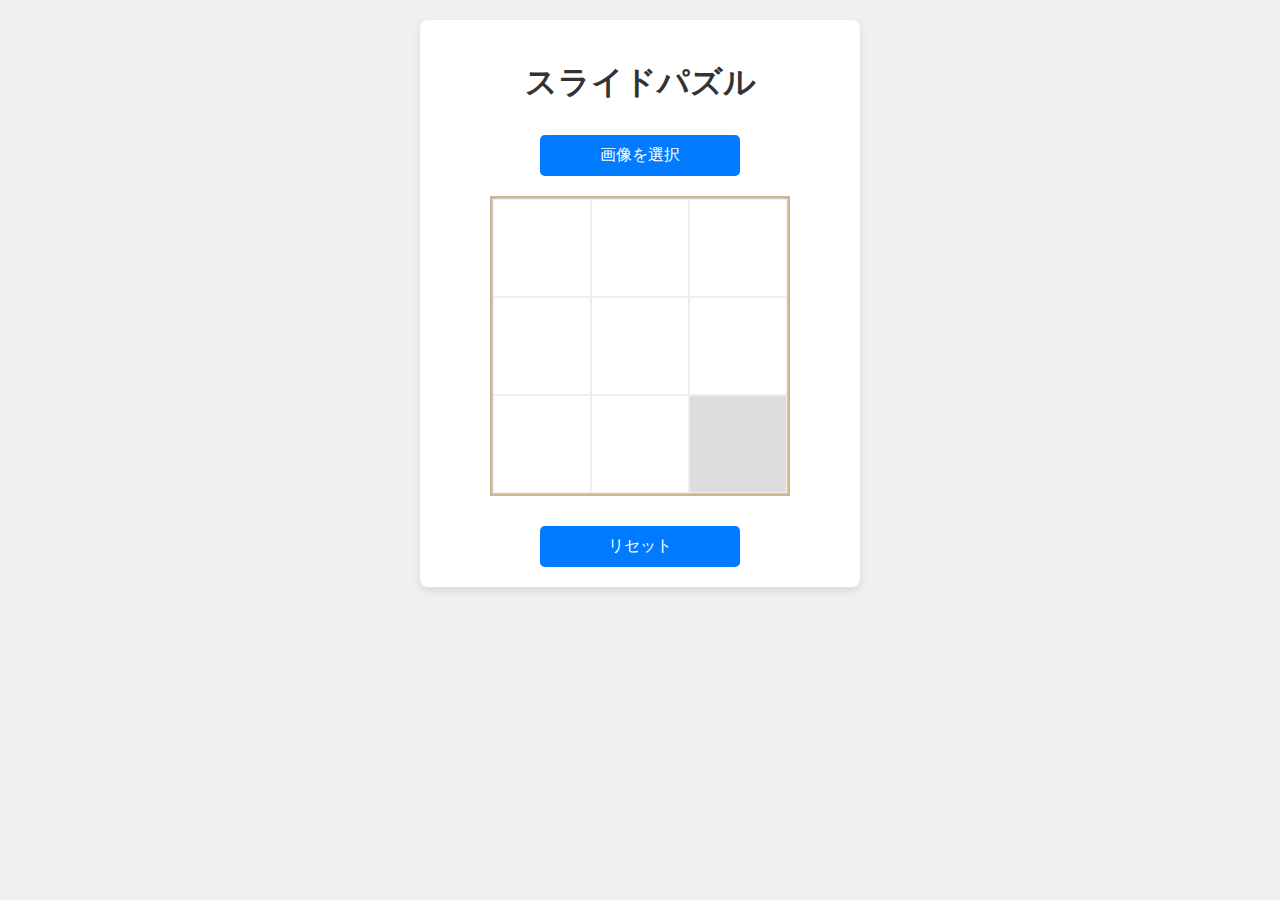
<file: 3x3/index.html>
<!DOCTYPE html>
<html lang="ja">
<head>
    <meta charset="UTF-8">
    <meta name="viewport" content="width=device-width, initial-scale=1.0">
    <title>スライドパズル</title>
    <link rel="stylesheet" href="style.css">
</head>
<body>
    <div class="container">
        <h1>スライドパズル</h1>

        <div class="controls">
            <input type="file" id="imageInput" accept="image/*">
            <label for="imageInput" class="button">画像を選択</label>
        </div>

        <div class="puzzle-area-wrapper">
            <div id="puzzleArea" class="puzzle-area">
                </div>
            <div id="originalImageDisplay" class="original-image-display">
                </div>
        </div>

        <button id="resetButton" class="button">リセット</button>
    </div>

    <div id="clearModal" class="modal">
        <div class="modal-content">
            <span class="close-button">&times;</span>
            <div class="modal-body">
                <p>✨ パズルクリア！おめでとう！ ✨</p>
                <button id="modalResetButton" class="button">もう一度遊ぶ</button>
                <button id="modalCloseButton" class="button close-modal-only">閉じる</button>
            </div>
        </div>
    </div>
    <script src="script.js"></script>
</body>
</html>
</file>
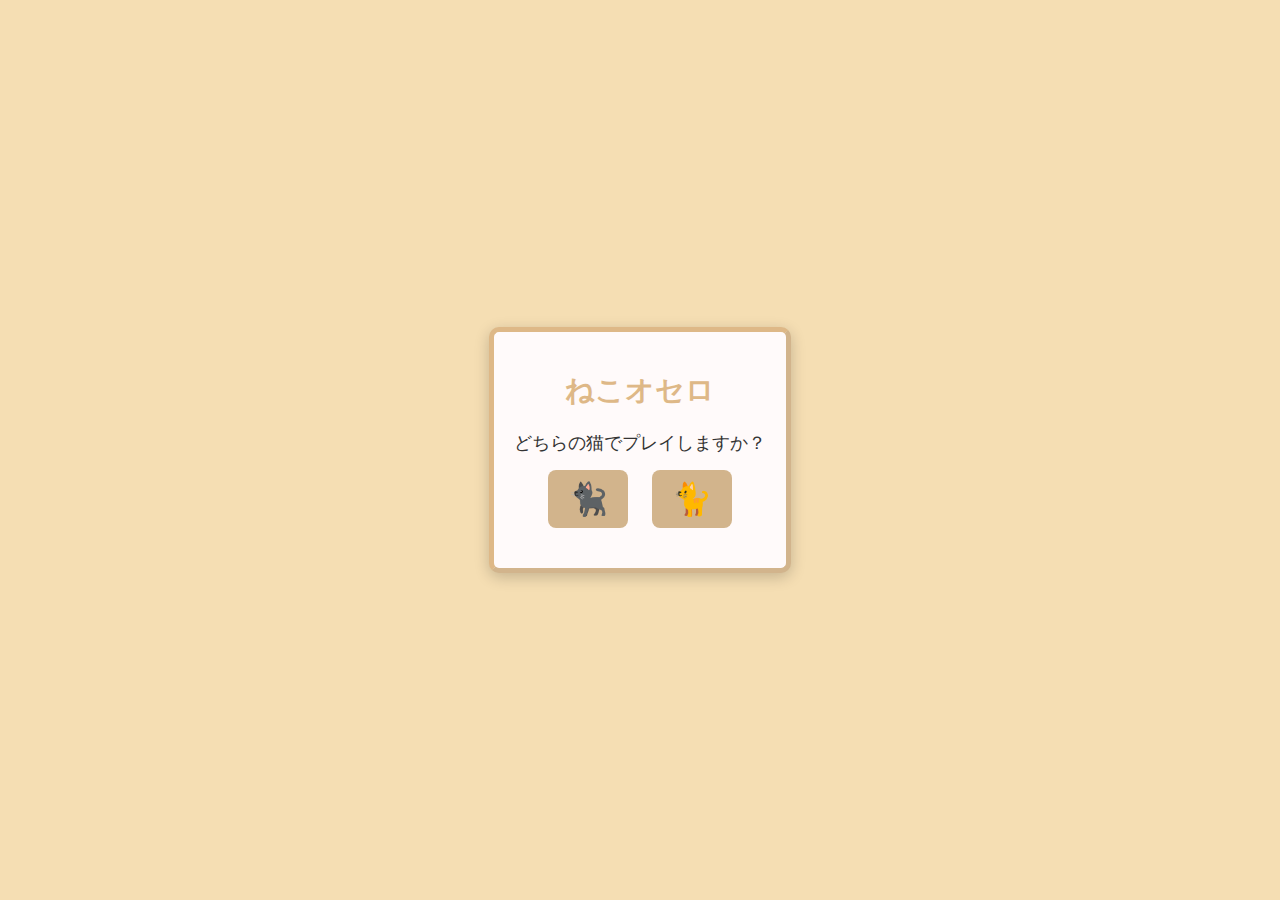
<file: gemini/index.html>
<!DOCTYPE html>
<html lang="ja">
<head>
    <meta charset="UTF-8">
    <meta name="viewport" content="width=device-width, initial-scale=1.0">
    <title>ねこオセロ</title>
    <link rel="stylesheet" href="style.css">
</head>
<body>
    <div class="container">
        <h1>ねこオセロ</h1>

        <div id="player-selection" class="player-selection">
            <p>どちらの猫でプレイしますか？</p>
            <div class="emoji-options">
                <button id="select-cat-black" class="emoji-button">🐈‍⬛</button>
                <button id="select-cat-white" class="emoji-button">🐈</button>
            </div>
        </div>

        <div id="game-area" class="game-area hidden">
            <div class="status-panel">
                <p>現在のプレイヤー: <span id="current-player-emoji"></span></p>
                <p>黒: <span id="score-black">2</span> / 白: <span id="score-white">2</span></p>
            </div>
            <div id="board" class="board"></div>
            <p id="message" class="message"></p>
            <button id="reset-button" class="reset-button">もう一度遊ぶ</button>
        </div>
    </div>

    <script src="script.js"></script>
</body>
</html>
</file>
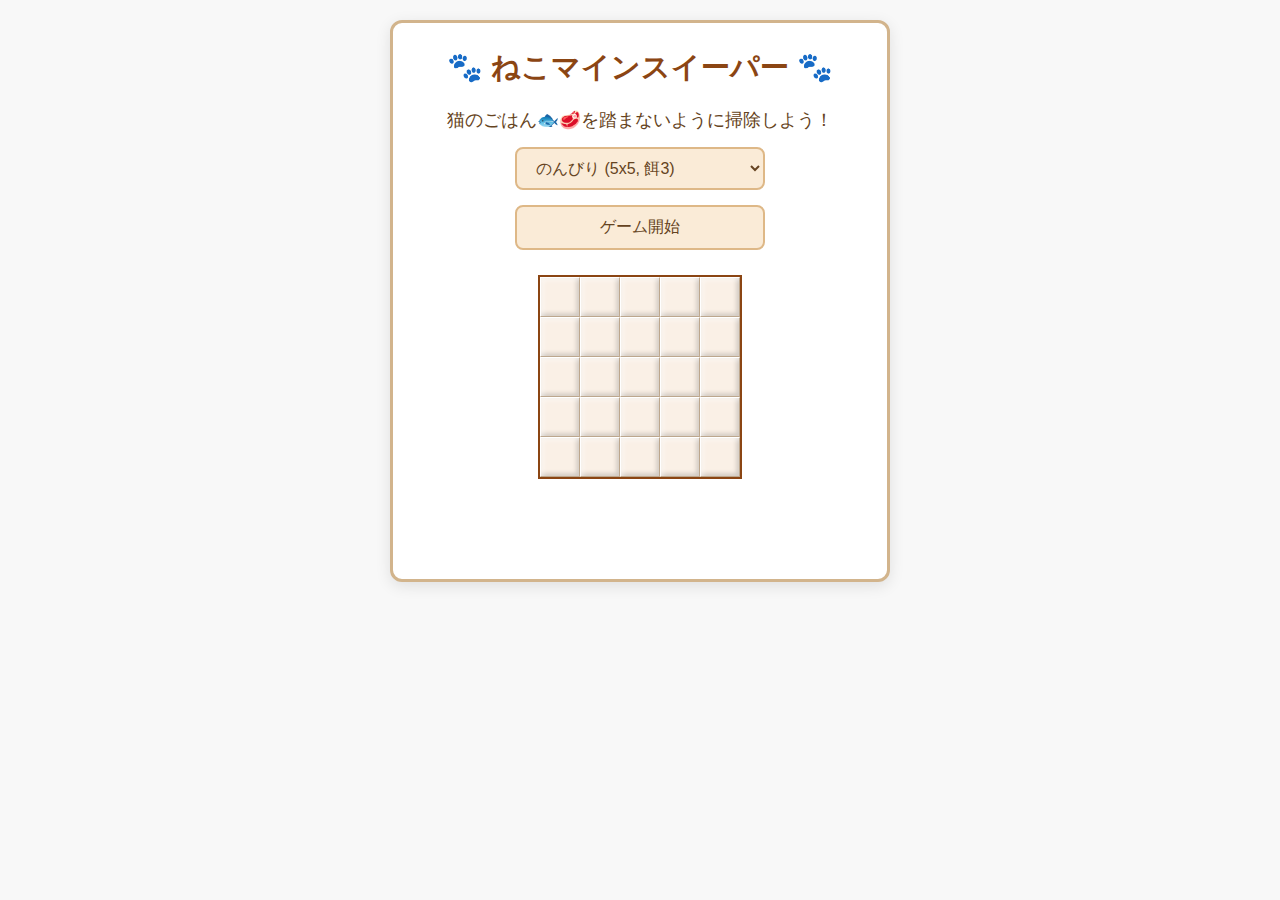
<file: MineSweeper/index.html>
<!DOCTYPE html>
<html lang="ja">
<head>
    <meta charset="UTF-8">
    <meta name="viewport" content="width=device-width, initial-scale=1.0">
    <title>ねこマインスイーパー</title>
    <link rel="stylesheet" href="style.css">
</head>
<body>
    <div class="game-container">
        <h1>🐾 ねこマインスイーパー 🐾</h1>
        <div class="controls">
            <label for="difficulty-select">猫のごはん🐟🥩を踏まないように掃除しよう！</label>
            <select id="difficulty-select">
                <option value="easy">のんびり (5x5, 餌3)</option>
                <option value="medium">ふつう (8x8, 餌10)</option>
                <option value="hard">やんちゃ (10x10, 餌20)</option>
            </select>
            <button id="start-button">ゲーム開始</button>
        </div>

        <div id="game-board" class="game-board"></div>

        <div id="message-area" class="message-area"></div>
        </div>

    <script src="script.js"></script>
</body>
</html>
</file>
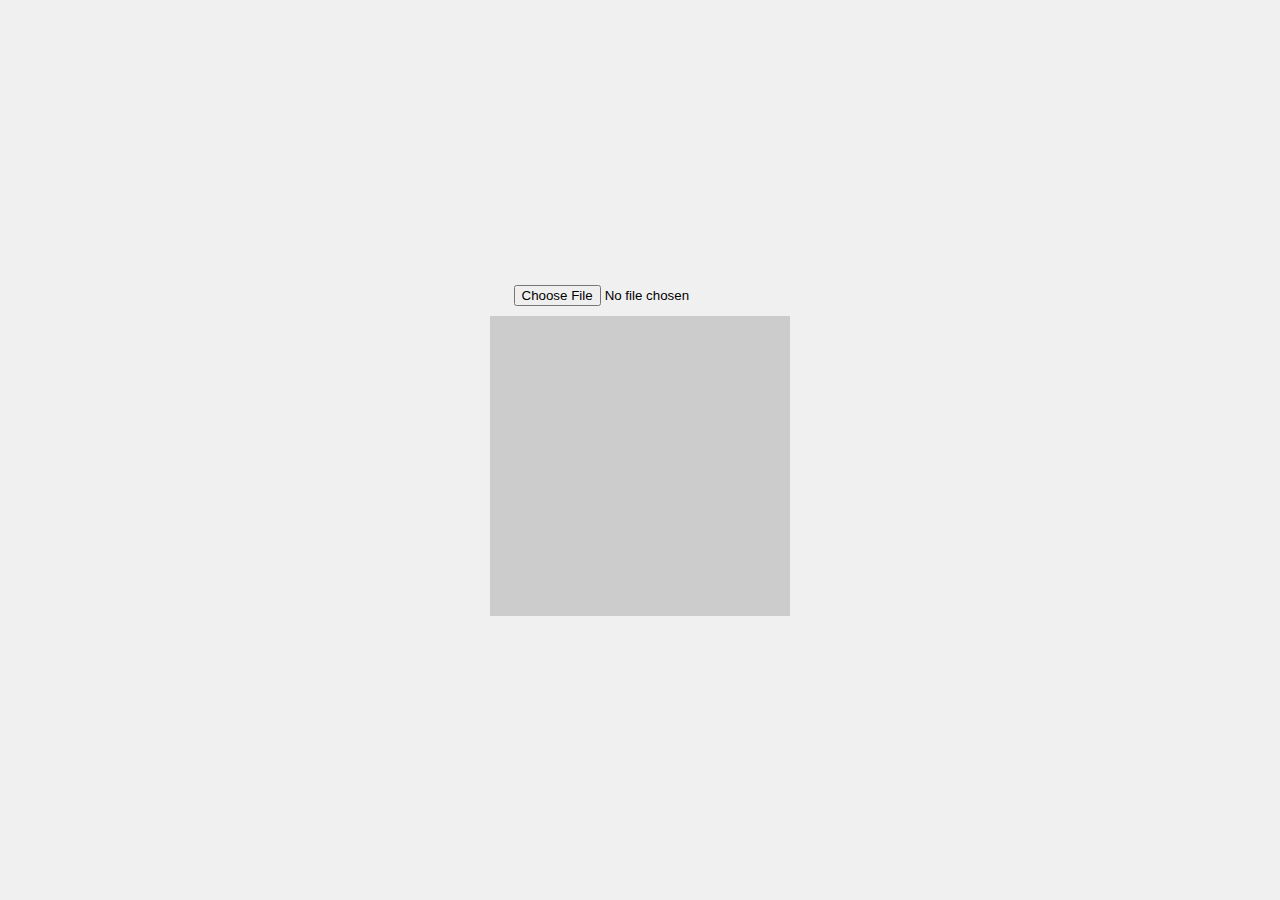
<file: 3x3/chatGPT/index.html>
<!DOCTYPE html>
<html lang="ja">
<head>
  <meta charset="UTF-8">
  <meta name="viewport" content="width=device-width, initial-scale=1.0">
  <title>3x3スライドパズル</title>
  <link rel="stylesheet" href="style.css">
</head>
<body>
  <div class="container">
    <input type="file" id="imageInput" accept="image/*">
    <div id="puzzle" class="puzzle-grid"></div>
    <div id="message" class="message">クリア！</div>
  </div>
  <script src="script.js"></script>
</body>
</html>
</file>
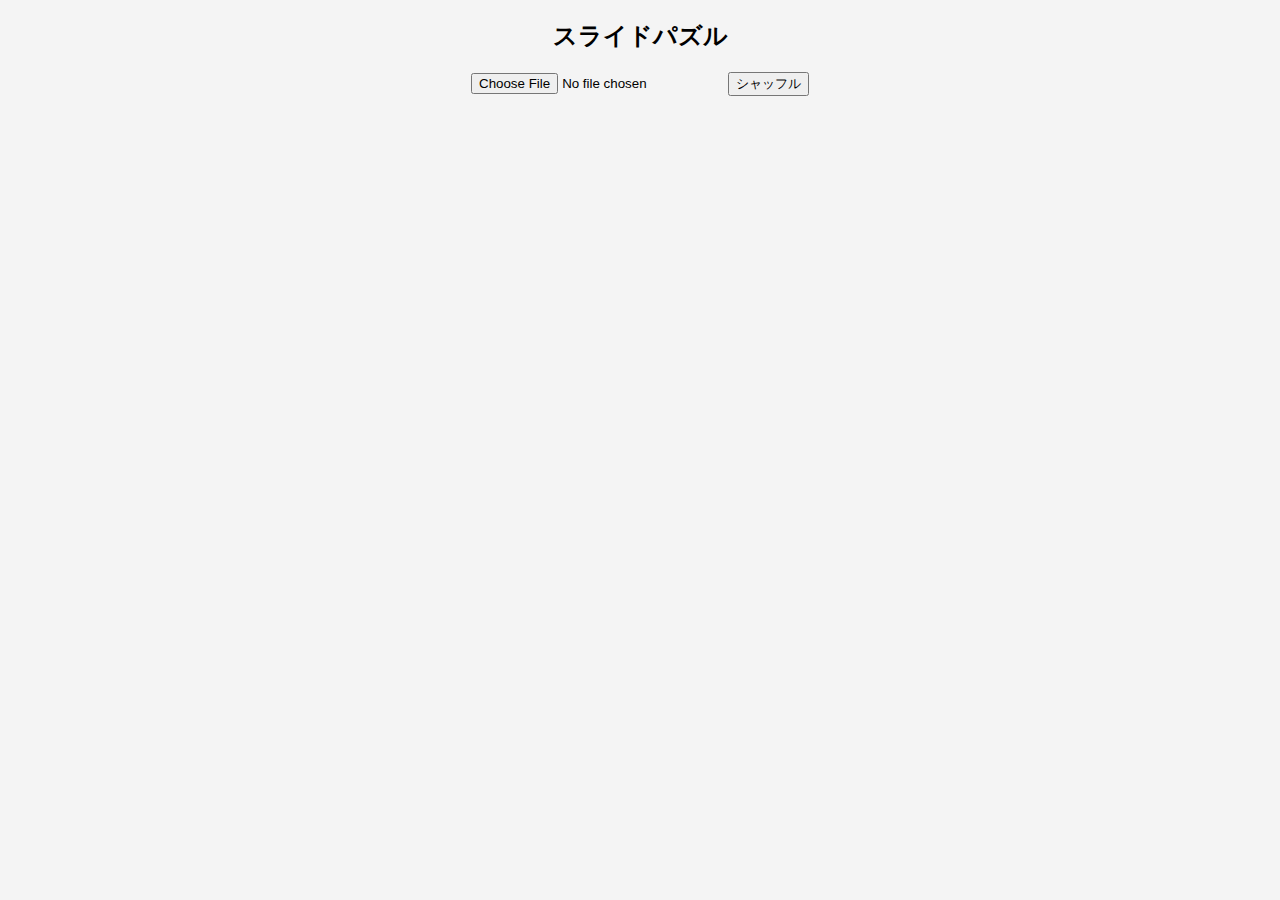
<file: 3x3/copilot/index.html>
<!DOCTYPE html>
<html lang="ja">
<head>
    <meta charset="UTF-8">
    <meta name="viewport" content="width=device-width, initial-scale=1.0">
    <title>スライドパズル</title>
    <link rel="stylesheet" href="style.css">
</head>
<body>
    <h2>スライドパズル</h2>
    <input type="file" id="imageInput" accept="image/*">
    <button onclick="shuffleTiles()">シャッフル</button>
    <div id="puzzle-container"></div>
    <img id="original-image">
    <script src="script.js"></script>
</body>
</html>
</file>
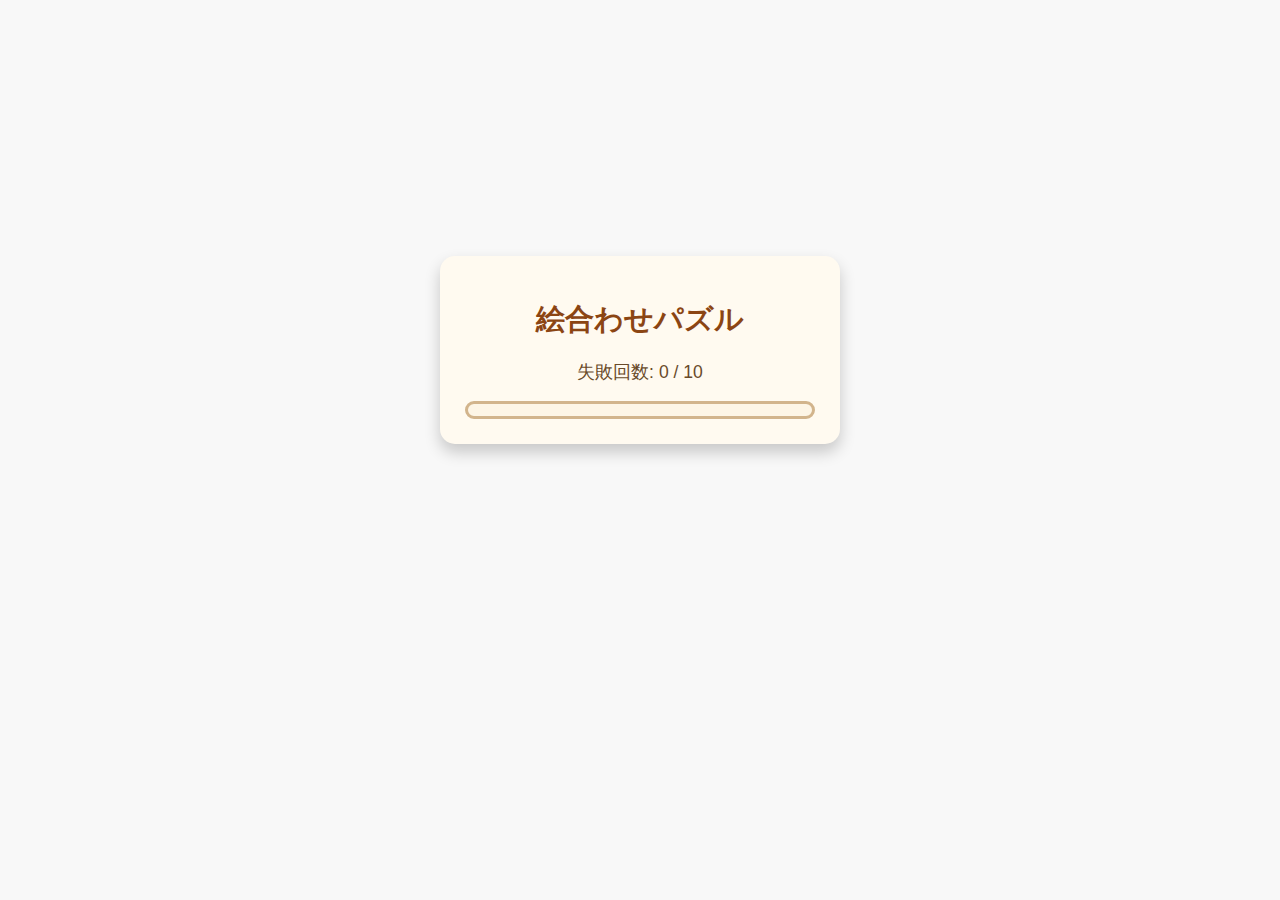
<file: SamePic/gemini/index.html>
<!DOCTYPE html>
<html lang="ja">
<head>
    <meta charset="UTF-8">
    <meta name="viewport" content="width=device-width, initial-scale=1.0">
    <title>絵合わせパズル</title>
    <link rel="stylesheet" href="style.css">
</head>
<body>
    <div class="container">
        <h1>絵合わせパズル</h1>
        <div class="game-info">
            <p>失敗回数: <span id="fail-count">0</span> / 10</p>
        </div>
        <div id="puzzle-board" class="puzzle-board"></div>
        <div class="game-over-screen" id="game-over-screen">
            <p id="game-over-message"></p>
            <button id="restart-button">もう一度遊ぶ</button>
        </div>
    </div>
    <script src="script.js"></script>
</body>
</html>
</file>
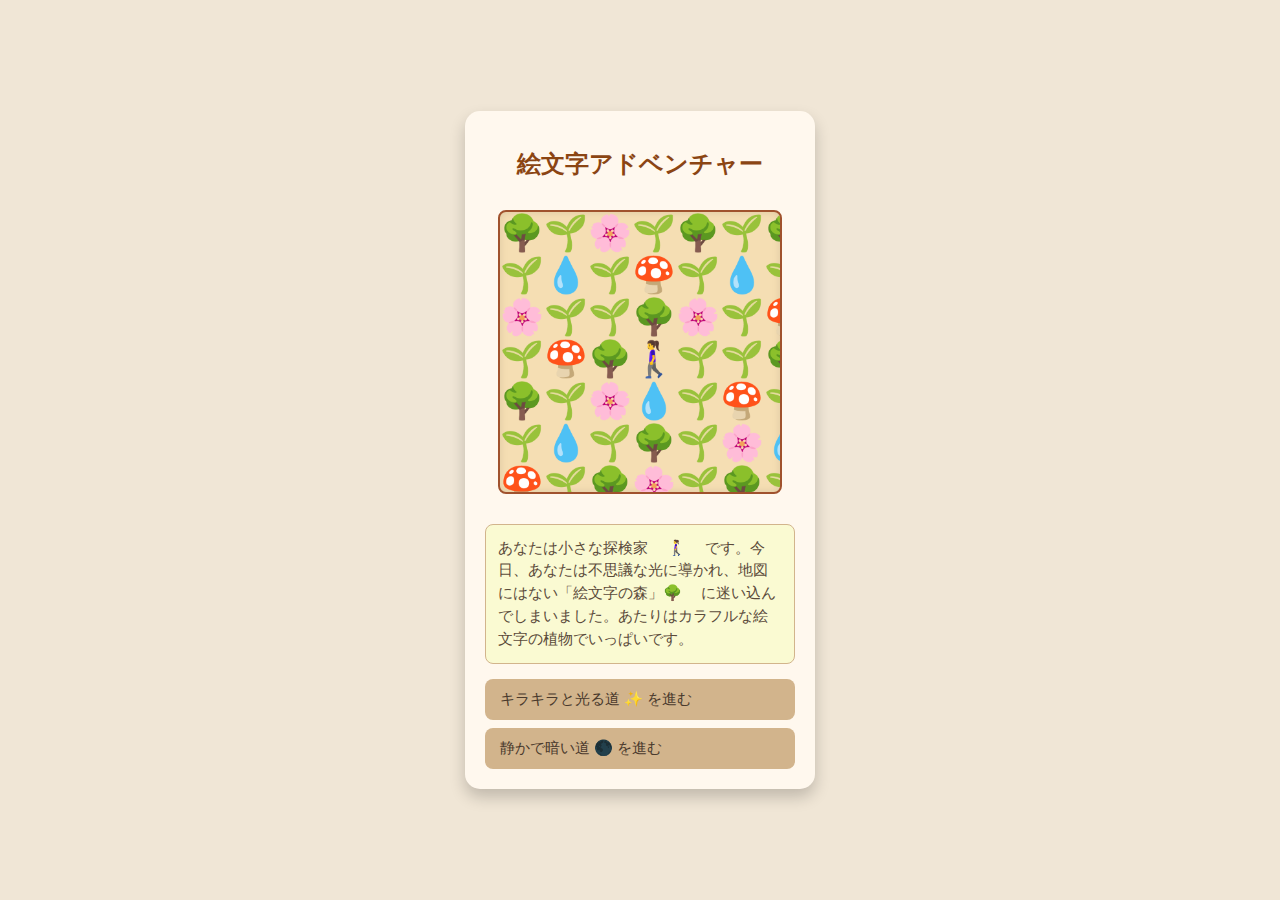
<file: TextAd/gemini/index.html>
<!DOCTYPE html>
<html lang="ja">
<head>
    <meta charset="UTF-8">
    <meta name="viewport" content="width=device-width, initial-scale=1.0">
    <title>絵文字アドベンチャー</title>
    <link rel="stylesheet" href="style.css">
</head>
<body>
    <div class="game-container">
        <h1>絵文字アドベンチャー</h1>
        <div id="game-area"></div>
        <div id="message-box"></div>
        <div id="choices"></div>
    </div>
    <script src="script.js"></script> 
</body>
</html>
</file>
<file: 3x3/style.css>
body {
    font-family: 'Arial', sans-serif;
    display: flex;
    justify-content: center;
    align-items: flex-start; /* 上部に寄せる */
    min-height: 100vh;
    background-color: #f0f0f0;
    margin: 0;
    padding: 20px;
    box-sizing: border-box;
}

.container {
    display: flex;
    flex-direction: column;
    align-items: center;
    width: 100%;
    max-width: 400px; /* スマホ向けに最大幅を設定 */
    background-color: #fff;
    padding: 20px;
    border-radius: 8px;
    box-shadow: 0 4px 8px rgba(0, 0, 0, 0.1);
}

h1 {
    color: #333;
    margin-bottom: 20px;
}

.controls {
    margin-bottom: 20px;
    display: flex;
    flex-direction: column;
    align-items: center;
    width: 100%;
}

input[type="file"] {
    display: none; /* デフォルトのファイル選択ボタンを非表示にする */
}

.button {
    display: inline-block;
    padding: 10px 20px;
    background-color: #007bff;
    color: white;
    border: none;
    border-radius: 5px;
    cursor: pointer;
    font-size: 16px;
    text-align: center;
    margin-top: 10px;
    width: calc(100% - 40px); /* paddingを考慮 */
    max-width: 200px; /* ボタンの最大幅 */
    box-sizing: border-box;
}

.button:hover {
    background-color: #0056b3;
}

.puzzle-area-wrapper {
    position: relative;
    width: 300px; /* パズルエリアの基準サイズ */
    height: 300px;
    border: 2px solid #d2b48c; /* パズルエリア全体の枠の色を変更 */
    margin-bottom: 20px;
    box-sizing: border-box;
    display: flex;
    justify-content: center;
    align-items: center;
    overflow: hidden; /* 画像がはみ出さないように */
}

.puzzle-area {
    display: grid;
    grid-template-columns: repeat(3, 1fr);
    grid-template-rows: repeat(3, 1fr);
    width: 100%;
    height: 100%;
    border: 1px solid #ccc; /* 9マスの内側の枠 */
    box-sizing: border-box;
    position: absolute; /* 親要素のwrapperに合わせる */
    top: 0;
    left: 0;
}

.puzzle-piece {
    width: 100%;
    height: 100%;
    background-size: 300% 300%; /* 9分割された画像を表示するための設定 */
    border: 1px solid #eee; /* 各ピースの枠 */
    box-sizing: border-box;
    cursor: pointer;
    transition: transform 0.2s ease-in-out;
}

.puzzle-piece.empty {
    background-color: #ddd;
    cursor: default;
    background-image: none !important; /* 空のマスには画像を表示しない */
}

.original-image-display {
    position: absolute;
    top: 0;
    left: 0;
    width: 100%;
    height: 100%;
    background-size: contain; /* 元の画像全体を表示 */
    background-repeat: no-repeat;
    background-position: center;
    display: none; /* 初期状態では非表示 */
}

/* スマホ向けの調整 */
@media (max-width: 480px) {
    .container {
        padding: 15px;
    }

    h1 {
        font-size: 24px;
    }

    .puzzle-area-wrapper {
        width: 280px;
        height: 280px;
    }

    .button {
        width: calc(100% - 30px); /* paddingを考慮 */
        padding: 8px 15px;
        font-size: 14px;
    }
}

/* --- クリアポップアップのスタイル --- */
.modal {
    display: none; /* 初期状態では非表示 */
    position: fixed; /* 画面に固定 */
    z-index: 1000; /* 他の要素の上に表示 */
    left: 0;
    top: 0;
    width: 100%; /* 全体の幅 */
    height: 100%; /* 全体の高さ */
    overflow: auto; /* 内容がはみ出したらスクロール */
    background-color: rgba(0, 0, 0, 0.6); /* 半透明の黒い背景 */
    display: flex; /* 中央揃えのため */
    justify-content: center;
    align-items: center;
}

.modal-content {
    background-color: #ffffff; /* ポップアップの背景色を白に変更 */
    margin: auto;
    padding: 30px;
    border: 3px solid #deb887; /* 濃いめのピンクの枠 */
    border-radius: 15px; /* 丸みのある角 */
    width: 80%; /* 幅を調整 */
    max-width: 350px; /* 最大幅 */
    text-align: center;
    box-shadow: 0 5px 15px rgba(0, 0, 0, 0.3);
    position: relative; /* 閉じるボタンの位置決めに必要 */
    animation: fadeInScale 0.3s ease-out forwards; /* ポップアップのアニメーション */
}

.close-button {
    color: #aaa;
    position: absolute;
    top: 10px;
    right: 15px;
    font-size: 28px;
    font-weight: bold;
    cursor: pointer;
    transition: color 0.2s ease;
}

.close-button:hover,
.close-button:focus {
    color: #ff3399; /* ホバーで色を変える */
    text-decoration: none;
}

.modal-body p {
    font-size: 16px; /* 少し大きめの文字 */
    color: #deb887; /* 濃いピンクの文字色 */
    margin-bottom: 25px;
    font-weight: bold;
    text-shadow: 1px 1px 2px rgba(255, 255, 255, 0.7); /* 文字に影を追加 */
}

#modalResetButton {
    background-color: #deb887; /* ポップアップ内のボタンの色 */
    color: white;
    padding: 12px 25px;
    font-size: 18px;
    border-radius: 25px; /* さらに丸く */
    transition: background-color 0.2s ease;
    margin-bottom: 10px; /* 「閉じる」ボタンとの間に余白を追加 */
}

#modalResetButton:hover {
    background-color: #d2b48c; /* ホバーで色を変える */
}

/* 新しく追加する「閉じる」ボタンのスタイル */
#modalCloseButton.close-modal-only {
    background-color: #ccc; /* 控えめな色 */
    color: #333;
    padding: 10px 20px;
    font-size: 16px;
    border-radius: 20px;
    transition: background-color 0.2s ease;
}

#modalCloseButton.close-modal-only:hover {
    background-color: #bbb;
}


/* ポップアップ表示時のアニメーション */
@keyframes fadeInScale {
    from {
        opacity: 0;
        transform: scale(0.8);
    }
    to {
        opacity: 1;
        transform: scale(1);
    }
}
</file>
<file: gemini/style.css>
body {
    font-family: 'Segoe UI Emoji', 'Apple Color Emoji', 'Segoe UI', Tahoma, Geneva, Verdana, sans-serif;
    display: flex;
    justify-content: center;
    align-items: center;
    min-height: 100vh;
    margin: 0;
    background-color: #f5deb3; /* パステル系ブラウン */
    color: #333;
    overflow-y: auto; /* スマホでスクロールできるように */
}

.container {
    background-color: #fffafa; /* 盤面カラーの背景 */
    /* 盤面の外側の線幅5pxと立体感を出すborder */
    border: 5px solid #d2b48c;
    border-top-color: #deb887; /* 上に明るい色で立体感 */
    border-left-color: #deb887; /* 左に明るい色で立体感 */
    border-radius: 10px;
    box-shadow: 0 4px 15px rgba(0, 0, 0, 0.2);
    padding: 20px;
    text-align: center;
    /* 盤面全体の幅: 1マス40px * 8マス + マス間の線2px * 7本 */
    width: calc(40px * 8 + 2px * 7)+20;
    max-width: 90vw; /* スマホ対応 */
    margin: 20px auto; /* 上下のマージンを確保 */
    box-sizing: border-box; /* paddingとborderをwidthに含める */
}

h1 {
    color: #deb887; /* 差し色 */
    margin-bottom: 20px;
    font-size: 1.8em;
}

.player-selection {
    margin-bottom: 20px;
}

.player-selection p {
    font-size: 1.1em;
    margin-bottom: 15px;
}

.emoji-options button {
    background-color: #d2b48c; /* 枠線のカラー */
    color: #fff;
    border: none;
    border-radius: 8px;
    padding: 10px 20px;
    margin: 0 10px;
    font-size: 2em; /* 絵文字のサイズ */
    cursor: pointer;
    transition: background-color 0.3s ease, transform 0.2s ease;
}

.emoji-options button:hover {
    background-color: #deb887; /* 差し色 */
    transform: translateY(-2px);
}

.game-area {
    width: 100%;
}

.status-panel {
    display: flex;
    justify-content: space-around;
    background-color: #f0e6d2; /* 少し明るい差し色 */
    padding: 10px;
    border-radius: 5px;
    margin-bottom: 20px;
    font-weight: bold;
}

.board {
    display: grid;
    grid-template-columns: repeat(8, 40px); /* 1マス40px */
    grid-template-rows: repeat(8, 40px); /* 1マス40px */
    gap: 2px; /* マスとマス目の間の線幅2px */
    background-color: #d2b48c; /* マス間の線と盤全体の背景色 */
    padding: 7px; /* 盤面の内側の余白（外側の線幅5pxとして機能） */
    /* widthとheightはgrid-template-columns/rowsとgap、paddingで自動計算される */
    margin: 0 auto;
    box-sizing: content-box; /* paddingがwidth/heightに含まれないように */
}

.cell {
    width: 40px;
    height: 40px;
    background-color: #fffafa; /* 盤面カラー */
    display: flex;
    justify-content: center;
    align-items: center;
    cursor: pointer;
    transition: background-color 0.3s ease;
    position: relative; /* コマのアニメーション用 */
}

.cell:hover {
    background-color: #eee0c8; /* ホバー時の色 */
}

.cell.valid-move:hover {
    background-color: #deb887; /* 置ける場所のホバー色 */
}

.cell.invalid-move {
    cursor: not-allowed;
}

.piece {
    font-size: 1.8em; /* 絵文字のサイズ */
    position: absolute;
    transform-style: preserve-3d;
    transition: transform 0.5s ease-out; /* ひっくり返すアニメーション */
    backface-visibility: hidden; /* 裏面を非表示に */
}

/* アニメーション中に表示される裏面 */
.piece::after {
    content: attr(data-back-content); /* JavaScriptでセット */
    position: absolute;
    top: 0;
    left: 0;
    width: 100%;
    height: 100%;
    display: flex;
    justify-content: center;
    align-items: center;
    backface-visibility: hidden;
    transform: rotateY(180deg); /* 裏面を反転させておく */
}

.piece.flip {
    transform: rotateY(180deg);
}

.message {
    margin-top: 20px;
    font-size: 1.1em;
    font-weight: bold;
    color: #deb887;
}

.reset-button {
    background-color: #deb887; /* 差し色 */
    color: #fff;
    border: none;
    border-radius: 8px;
    padding: 10px 20px;
    margin-top: 20px;
    font-size: 1.1em;
    cursor: pointer;
    transition: background-color 0.3s ease, transform 0.2s ease;
}

.reset-button:hover {
    background-color: #d2b48c; /* 枠線のカラー */
    transform: translateY(-2px);
}

.hidden {
    display: none;
}

/* レスポンシブ対応 */
@media (max-width: 500px) {
    .container {
        padding: 15px; /* 内側の余白を少し狭める */
        border-width: 4px; /* 枠線を少し細く */
        border-top-color: #deb887;
        border-left-color: #deb887;
        /* マス35px * 8マス + 線2px * 7本 */
        width: calc(35px * 8 + 2px * 7);
        max-width: 95vw;
    }

    h1 {
        font-size: 1.5em;
    }

    .emoji-options button {
        padding: 8px 15px;
        font-size: 1.8em;
    }

    .board {
        width: calc(35px * 8 + 2px * 7); /* レスポンシブ時のマスサイズに合わせて調整 */
        height: calc(35px * 8 + 2px * 7);
        grid-template-columns: repeat(8, 35px);
        grid-template-rows: repeat(8, 35px);
        gap: 2px; /* 線は2pxで維持 */
        padding: 4px; /* 外側の枠も少し細く */
    }

    .cell {
        width: 35px;
        height: 35px;
    }

    .piece {
        font-size: 2em; /* コマのサイズも調整 */
    }

    .status-panel p {
        font-size: 0.9em;
    }

    .message, .reset-button {
        font-size: 1em;
    }
}

@media (max-width: 380px) {
    .container {
        /* マス30px * 8マス + 線2px * 7本 */
        width: calc(30px * 8 + 2px * 7);
        padding: 10px;
    }
    .board {
        width: calc(30px * 8 + 2px * 7);
        height: calc(30px * 8 + 2px * 7);
        grid-template-columns: repeat(8, 30px);
        grid-template-rows: repeat(8, 30px);
        padding: 3px; /* さらに細く */
    }
    .cell {
        width: 30px;
        height: 30px;
    }
    .piece {
        font-size: 1.8em; /* コマのサイズも調整 */
    }
}
</file>
<file: MineSweeper/style.css>
body {
    font-family: 'Segoe UI Emoji', 'Apple Color Emoji', 'Segoe UI', Tahoma, Geneva, Verdana, sans-serif;
    display: flex;
    justify-content: center;
    align-items: flex-start; /* 画面上部に寄せる */
    min-height: 100vh;
    margin: 0;
    background-color: #f8f8f8; /* 全体の背景色 */
    color: #333;
    padding: 20px 10px; /* 上下の余白を追加 */
    box-sizing: border-box;
}

.game-container {
    background-color: #ffffff; /* ゲーム全体の背景を白に */
    border: 3px solid #d2b48c; /* パステルブラウンの枠線 */
    border-radius: 12px;
    padding: 25px;
    box-shadow: 0 4px 15px rgba(0, 0, 0, 0.1);
    text-align: center;
    max-width: 500px; /* スマホ向けに最大幅を設定 */
    width: 100%;
    box-sizing: border-box;
}

h1 {
    color: #8b4513; /* 茶色系の見出し */
    margin-top: 0;
    font-size: 1.8em;
    margin-bottom: 20px;
}

.controls {
    margin-bottom: 25px;
    display: flex;
    flex-direction: column; /* 縦並びにする */
    gap: 15px; /* 要素間のスペース */
    align-items: center; /* 中央寄せ */
}

.controls label {
    font-size: 1.1em;
    color: #654321;
}

.controls select,
.controls button {
    padding: 10px 15px;
    font-size: 1em;
    border: 2px solid #deb887; /* ボタンやセレクトボックスの枠線 */
    border-radius: 8px;
    background-color: #faebd7; /* 薄いベージュ系の背景 */
    color: #654321;
    cursor: pointer;
    transition: background-color 0.2s, border-color 0.2s;
    width: 80%; /* 幅を調整 */
    max-width: 250px; /* 最大幅 */
    box-sizing: border-box;
}

.controls button:hover {
    background-color: #f5deb3; /* ホバー時の色 */
    border-color: #d2b48c;
}

.game-board {
    display: grid;
    border: 2px solid #8b4513; /* ゲームボード全体の枠線 */
    box-shadow: inset 0 0 8px rgba(0, 0, 0, 0.1);
    background-color: #fffafa; /* ボードの背景色（開いたマスの色） */
    margin: 0 auto; /* 中央揃え */
    width: fit-content; /* 内容に合わせて幅を調整 */
    height: fit-content;
}

.cell {
    width: 40px; /* マス目の基本サイズ */
    height: 40px;
    display: flex;
    justify-content: center;
    align-items: center;
    font-size: 1.5em;
    font-weight: bold;
    cursor: pointer;
    background-color: #faf0e6; /* 未クリックのマス目の色 */
    border: 1px solid #d2b48c; /* マス目間の線 */
    box-sizing: border-box;
    transition: background-color 0.1s, box-shadow 0.1s, border-color 0.1s; /* アニメーションを追加 */
    user-select: none; /* テキスト選択を無効化 */

    /* ★ここから追加・変更★ */
    /* 立体感を出すためのボックスシャドウ */
    box-shadow: 
        inset 2px 2px 5px rgba(255, 255, 255, 0.6), /* 左上からの光 */
        inset -2px -2px 5px rgba(0, 0, 0, 0.2); /* 右下からの影 */
    border-top: 1px solid #ffffff; /* 明るいトップボーダー */
    border-left: 1px solid #ffffff; /* 明るいレフトボーダー */
    border-right: 1px solid #bda78d; /* 少し暗いライトボーダー */
    border-bottom: 1px solid #bda78d; /* 少し暗いボトムボーダー */
    /* ★ここまで追加・変更★ */
}

.cell.opened {
    background-color: #fffafa; /* 開いたマス目の色 */
    /* ★ここから追加・変更★ */
    /* 立体感をなくし平面に見せる */
    box-shadow: inset 1px 1px 3px rgba(0, 0, 0, 0.1); /* わずかな凹み感 */
    border: 1px solid #c0c0c0; /* より細く、平面に見えるボーダー */
    /* ★ここまで追加・変更★ */
    cursor: default;
}
.cell.bomb {
    background-color: #ffcccc; /* 爆弾を踏んだ時の色 */
}

/* 数字の色 */
.cell.num-1 { color: #0000ff; } /* 青 */
.cell.num-2 { color: #008000; } /* 緑 */
.cell.num-3 { color: #ff0000; } /* 赤 */
.cell.num-4 { color: #000080; } /* 濃い青 */
.cell.num-5 { color: #800000; } /* 濃い赤 */
.cell.num-6 { color: #008080; } /* シアン */
.cell.num-7 { color: #000000; } /* 黒 */
.cell.num-8 { color: #808080; } /* 灰色 */

.message-area {
    margin-top: 25px;
    font-size: 2.5em; /* 拡大表示 */
    min-height: 50px; /* メッセージ表示用に最低限の高さを確保 */
    display: flex;
    justify-content: center;
    align-items: center;
}

.reset-button {
    margin-top: 20px;
    padding: 12px 25px;
    font-size: 1.1em;
    background-color: #d2b48c; /* パステルブラウンのボタン */
    color: white;
    border: none;
    border-radius: 8px;
    cursor: pointer;
    transition: background-color 0.2s;
}

.reset-button:hover {
    background-color: #c0a47a;
}

/* レスポンシブデザイン */
@media (max-width: 480px) {
    .cell {
        width: 35px; /* スマホでマス目を少し小さく */
        height: 35px;
        font-size: 1.3em;
    }
    .game-container {
        padding: 15px;
    }
    h1 {
        font-size: 1.5em;
    }
    .message-area {
        font-size: 2em;
    }
}

@media (max-width: 360px) {
    .cell {
        box-shadow: 
            inset 1px 1px 3px rgba(255, 255, 255, 0.6), 
            inset -1px -1px 3px rgba(0, 0, 0, 0.2);
    }
}
</file>
<file: 3x3/chatGPT/style.css>
body {
  margin: 0;
  font-family: sans-serif;
  display: flex;
  justify-content: center;
  align-items: center;
  height: 100vh;
  background: #f0f0f0;
}

.container {
  display: flex;
  flex-direction: column;
  align-items: center;
}

#imageInput {
  margin-bottom: 10px;
}

.puzzle-grid {
  width: 300px;
  height: 300px;
  display: grid;
  grid-template-columns: repeat(3, 1fr);
  grid-template-rows: repeat(3, 1fr);
  gap: 2px;
  background: #ccc;
  position: relative;
}

.tile {
  background-size: 300px 300px;
  background-repeat: no-repeat;
  cursor: pointer;
}

.empty {
  background: transparent;
}

.message {
  margin-top: 15px;
  font-size: 1.5rem;
  color: green;
  display: none;
}
</file>
<file: 3x3/copilot/style.css>
body {
    text-align: center;
    background-color: #f4f4f4;
}

#puzzle-container {
    display: grid;
    grid-template-columns: repeat(3, 100px);
    grid-template-rows: repeat(3, 100px);
    gap: 2px;
    justify-content: center;
    margin: 20px auto;
    position: relative;
}

.tile {
    width: 100px;
    height: 100px;
    background-size: 300px 300px;
    background-position: center;
    cursor: pointer;
}

#empty {
    background: none;
}

#original-image {
    display: none;
    margin-top: 20px;
}
</file>
<file: SamePic/gemini/style.css>
body {
    font-family: 'Segoe UI Emoji', 'Apple Color Emoji', 'Segoe UI', Tahoma, Geneva, Verdana, sans-serif;
    display: flex;
    justify-content: center;
    align-items: center;
    min-height: 100vh;
    margin: 0;
    background-color: #f8f8f8; /* 背景を明るい色に */
    color: #333;
    box-sizing: border-box;
    padding: 20px; /* 全体のパディング */
}

.container {
    background-color: #fffaf0; /* アイボリー */
    border-radius: 15px;
    box-shadow: 0 8px 16px rgba(0, 0, 0, 0.2);
    padding: 25px;
    text-align: center;
    width: 100%;
    max-width: 400px; /* スマホ向けに最大幅を設定 */
    box-sizing: border-box;
    position: relative; /* ゲームオーバー画面の位置決めの基準 */
    overflow: hidden; /* 角丸に合わせて内容を隠す */
    transform: translateY(-100px); /* 負の値で上に移動、正の値で下に移動 */

}

h1 {
    color: #8b4513; /* セピアブラウン */
    margin-bottom: 20px;
    font-size: 1.8em;
}

.game-info {
    font-size: 1.1em;
    margin-bottom: 15px;
    color: #694a2a; /* ダークブラウン */
}

.puzzle-board {
    display: grid;
    grid-template-columns: repeat(4, 1fr); /* 4列に設定 */
    gap: 6px; /* カード間の隙間 */
    padding: 6px; /* ボード内のパディング */
    border: 3px solid #d2b48c; /* パステルブラウン */
    border-radius: 10px;
    background-color: #fdf5e6; /* 薄いクリーム色 */
    max-width: 100%; /* 親要素の幅に合わせる */
    margin: 0 auto; /* 中央寄せ */
    box-sizing: border-box; /* パディングやボーダーを幅に含める */
}

/* ★★★ カードのアニメーション関連の変更 ★★★ */

.card {
    width: 100%;
    aspect-ratio: 1 / 1; /* 要素の縦横比を1:1に固定 */
    position: relative;
    cursor: pointer;
    perspective: 1000px; /* 3D変換の視点距離 */
    border-radius: 8px; /* 親要素にも角丸を適用 */
    box-shadow: 0 4px 8px rgba(0, 0, 0, 0.1); /* シャドウも親要素に */
}

.card-inner {
    position: relative;
    width: 100%;
    height: 100%;
    text-align: center;
    transition: transform 0.6s; /* 回転アニメーションの時間 */
    transform-style: preserve-3d; /* 子要素が3D空間を維持するように */
    border-radius: 8px;
}

.card.flipped .card-inner {
    transform: rotateY(180deg); /* めくられたときにY軸で180度回転 */
}

.card-front, .card-back {
    position: absolute;
    width: 100%;
    height: 100%;
    -webkit-backface-visibility: hidden; /* Safari対応 */
    backface-visibility: hidden; /* 回転時に裏面が見えないように */
    display: flex;
    justify-content: center;
    align-items: center;
    border-radius: 8px;
    font-size: 2em; /* 絵文字のサイズ */
    user-select: none; /* テキスト選択を無効化 */
}

.card-front {
    background-color: #deb887; /* パステルブラウン - カードの裏面（絵文字が隠れている面） */
}

.card-back {
    background-color: #ffe4b5; /* 明るいパステルブラウン - カードの表面（絵文字が表示される面） */
    transform: rotateY(180deg); /* 初期状態で裏返しておく */
    color: #333; /* 絵文字が常に表示されるように濃い色を設定 */
}

/* マッチしたカードのスタイル */
.card.matched {
    pointer-events: none; /* クリックイベントを無効化 */
}

.card.matched .card-inner {
    /* background-color: #e0b7a0; ★削除：これを card.matched .card-back に移動 */
    /* opacity: 0.7; ★削除済み */
    cursor: default;
    /* box-shadow: inset 0 0 10px rgba(0, 0, 0, 0.2); ★削除：これも card.matched .card-back に移動 */
}

/* ★追加：マッチしたカードの表面（絵文字が表示されている側）のスタイル */
.card.matched .card-back {
    background-color: #fffaf0; /* フローラルホワイト */
    box-shadow: inset 0 0 10px rgba(0, 0, 0, 0.2);
    /* opacityはここで調整しない */
}


.game-over-screen {
    position: absolute;
    top: 0;
    left: 0;
    width: 100%;
    height: 100%;
    background-color: rgba(255, 255, 255, 0.9);
    display: flex;
    flex-direction: column;
    justify-content: center;
    align-items: center;
    border-radius: 15px; /* 親要素と合わせる */
    z-index: 100;
    font-size: 1.5em;
    color: #8b4513;
    opacity: 0; /* 初期状態では透明 */
    visibility: hidden; /* 初期状態では非表示 */
    transition: opacity 0.5s ease, visibility 0.5s ease;
}

.game-over-screen.active {
    opacity: 1;
    visibility: visible;
}

.game-over-screen p {
    margin-bottom: 20px;
    font-weight: bold;
    text-align: center;
    padding: 0 15px;
}

#restart-button {
    background-color: #d2b48c; /* パステルブラウン */
    color: white;
    border: none;
    padding: 12px 25px;
    border-radius: 8px;
    font-size: 1.1em;
    cursor: pointer;
    transition: background-color 0.3s;
    box-shadow: 0 4px 8px rgba(0, 0, 0, 0.2);
}

#restart-button:hover {
    background-color: #c7a880; /* 少し濃いパステルブラウン */
}

/* スマホ縦向きでの調整 */
@media (max-width: 480px) {
    .container {
        padding: 15px;
        margin: 10px; /* 小さなマージンを追加 */
    }

    h1 {
        font-size: 1.6em;
    }

    .card-front, .card-back {
        font-size: 2em; /* スマホ縦向きでの絵文字サイズをさらに小さく */
    }


    .game-over-screen p {
        font-size: 1.2em;
    }

    #restart-button {
        padding: 10px 20px;
        font-size: 1em;
    }
}
</file>
<file: TextAd/gemini/style.css>
body {
    font-family: 'Segoe UI Emoji', 'Apple Color Emoji', 'Segoe UI Symbol', 'Noto Color Emoji', sans-serif;
    display: flex;
    justify-content: center;
    align-items: center;
    min-height: 100vh;
    margin: 0;
    background-color: #f0e6d6; /* 淡いブラウンの背景 */
    color: #333;
    overflow-y: auto; /* 縦方向のスクロールを許可 */
    overflow-x: hidden; /* 横方向のスクロールは禁止 */
    padding: 20px; /* 画面端との余白 */
    box-sizing: border-box; /* paddingをwidthに含める */
}

.game-container {
    background-color: #fff8ee; /* 少し明るいブラウン系のコンテナ背景 */
    border-radius: 15px;
    box-shadow: 0 8px 16px rgba(0, 0, 0, 0.2);
    padding: 20px; /* 少しパディングを減らした */
    max-width: 350px; /* PCでの最大幅を約50%に縮小 */
    width: 95%; /* 小さな画面では横幅いっぱいに */
    text-align: center;
    box-sizing: border-box; /* paddingをwidthに含める */
    display: flex;
    flex-direction: column;
    gap: 15px; /* 要素間の隙間も少し減らした */
}

h1 {
    color: #8b4513; /* 茶色系の見出し */
    margin-bottom: 15px; /* マージンを調整 */
    font-size: 1.5em; /* 見出しのフォントサイズを縮小 */
}

#game-area {
    display: grid;
    grid-template-columns: repeat(7, 1fr); /* 7x7のグリッド */
    grid-template-rows: repeat(7, 1fr);
    width: 280px; /* 固定幅でマップを縮小 (7*40px) */
    height: 280px; /* 固定高さでマップを縮小 (7*40px) */
    margin: 0 auto 15px auto; /* マージンを調整 */
    border: 2px solid #a0522d; /* 濃いめのブラウンの枠 */
    background-color: #f5deb3; /* 砂色に近いブラウン */
    box-shadow: inset 0 0 8px rgba(0, 0, 0, 0.1); /* シャドウを調整 */
    border-radius: 8px;
    overflow: hidden; /* はみ出しを防ぐ */
}

.grid-cell {
    display: flex;
    justify-content: center;
    align-items: center;
    font-size: 2.2em; /* 絵文字のサイズをマップに合わせて縮小 */
    user-select: none; /* テキスト選択を無効化 */
    touch-action: manipulation; /* タップの遅延を防ぐ */
}

#message-box {
    background-color: #fafad2; /* 明るいクリーム色 */
    border: 1px solid #d2b48c; /* 薄いブラウンの枠 */
    padding: 12px; /* パディングを調整 */
    border-radius: 8px;
    min-height: 70px; /* 最小高さを調整 */
    text-align: left;
    line-height: 1.5; /* 行の高さを調整 */
    font-size: 0.95em; /* メッセージのフォントサイズを縮小 */
    color: #5a4a3a;
}

#choices {
    display: flex;
    flex-direction: column;
    gap: 8px; /* 選択肢の隙間を調整 */
}

.choice-button {
    background-color: #d2b48c; /* ボタンの背景色（薄いブラウン） */
    color: #4a3a2d; /* ボタンの文字色 */
    padding: 10px 15px; /* パディングを調整 */
    border: none;
    border-radius: 8px;
    cursor: pointer;
    font-size: 0.95em; /* ボタンのフォントサイズを縮小 */
    transition: background-color 0.2s ease, transform 0.1s ease;
    text-align: left; /* テキストを左寄せ */
}

.choice-button:hover {
    background-color: #c0a078; /* ホバー時の色 */
    transform: translateY(-1px); /* ホバー時の動きを控えめに */
}

.choice-button:active {
    transform: translateY(0);
    background-color: #b09068; /* クリック時の色 */
}

/* スマートフォン向けの調整は、固定幅にしたことでほとんど不要になりましたが、
   さらに微調整が必要な場合はここに追加します */
@media (max-width: 400px) {
    /* さらに小さな画面での調整があればここに追加 */
    .game-container {
        padding: 15px;
        gap: 10px;
    }
    h1 {
        font-size: 1.4em;
    }
    #message-box {
        font-size: 0.9em;
        min-height: 60px;
    }
    .choice-button {
        font-size: 0.9em;
        padding: 8px 12px;
    }
}
</file>
